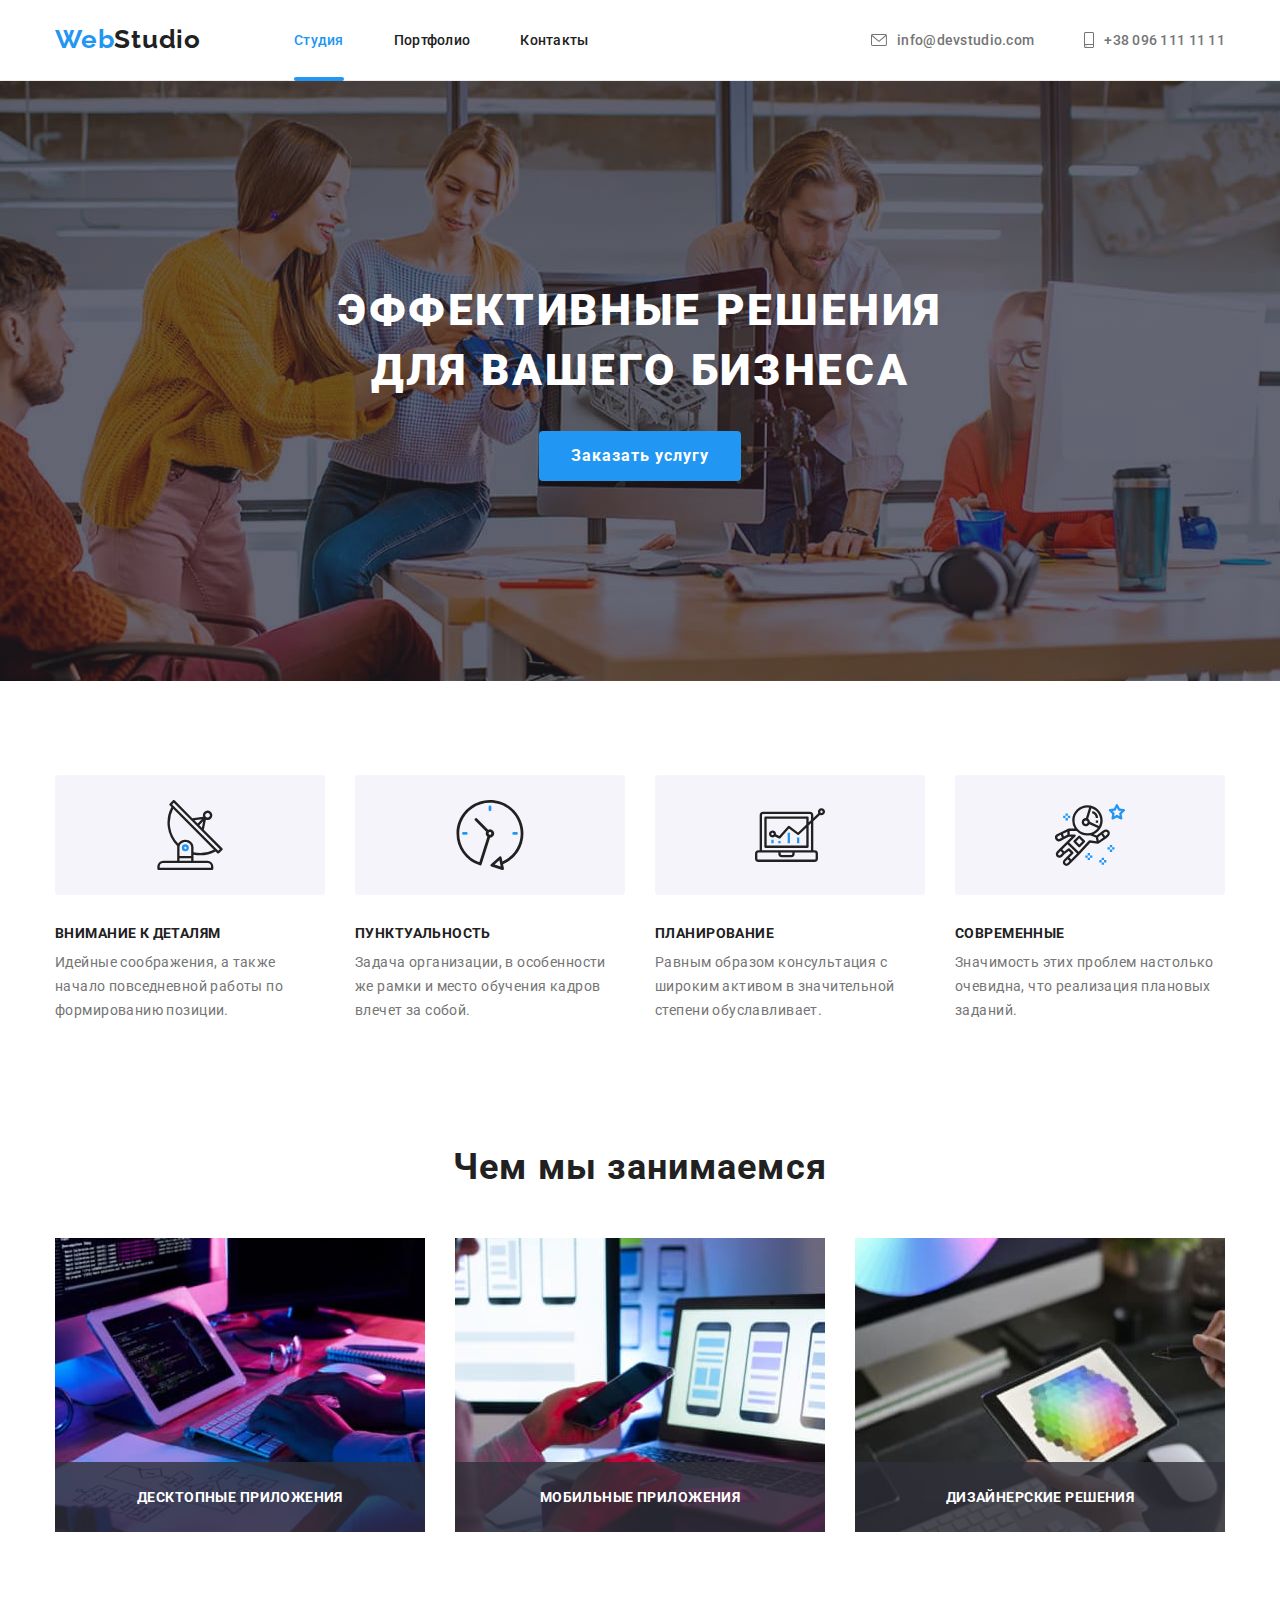
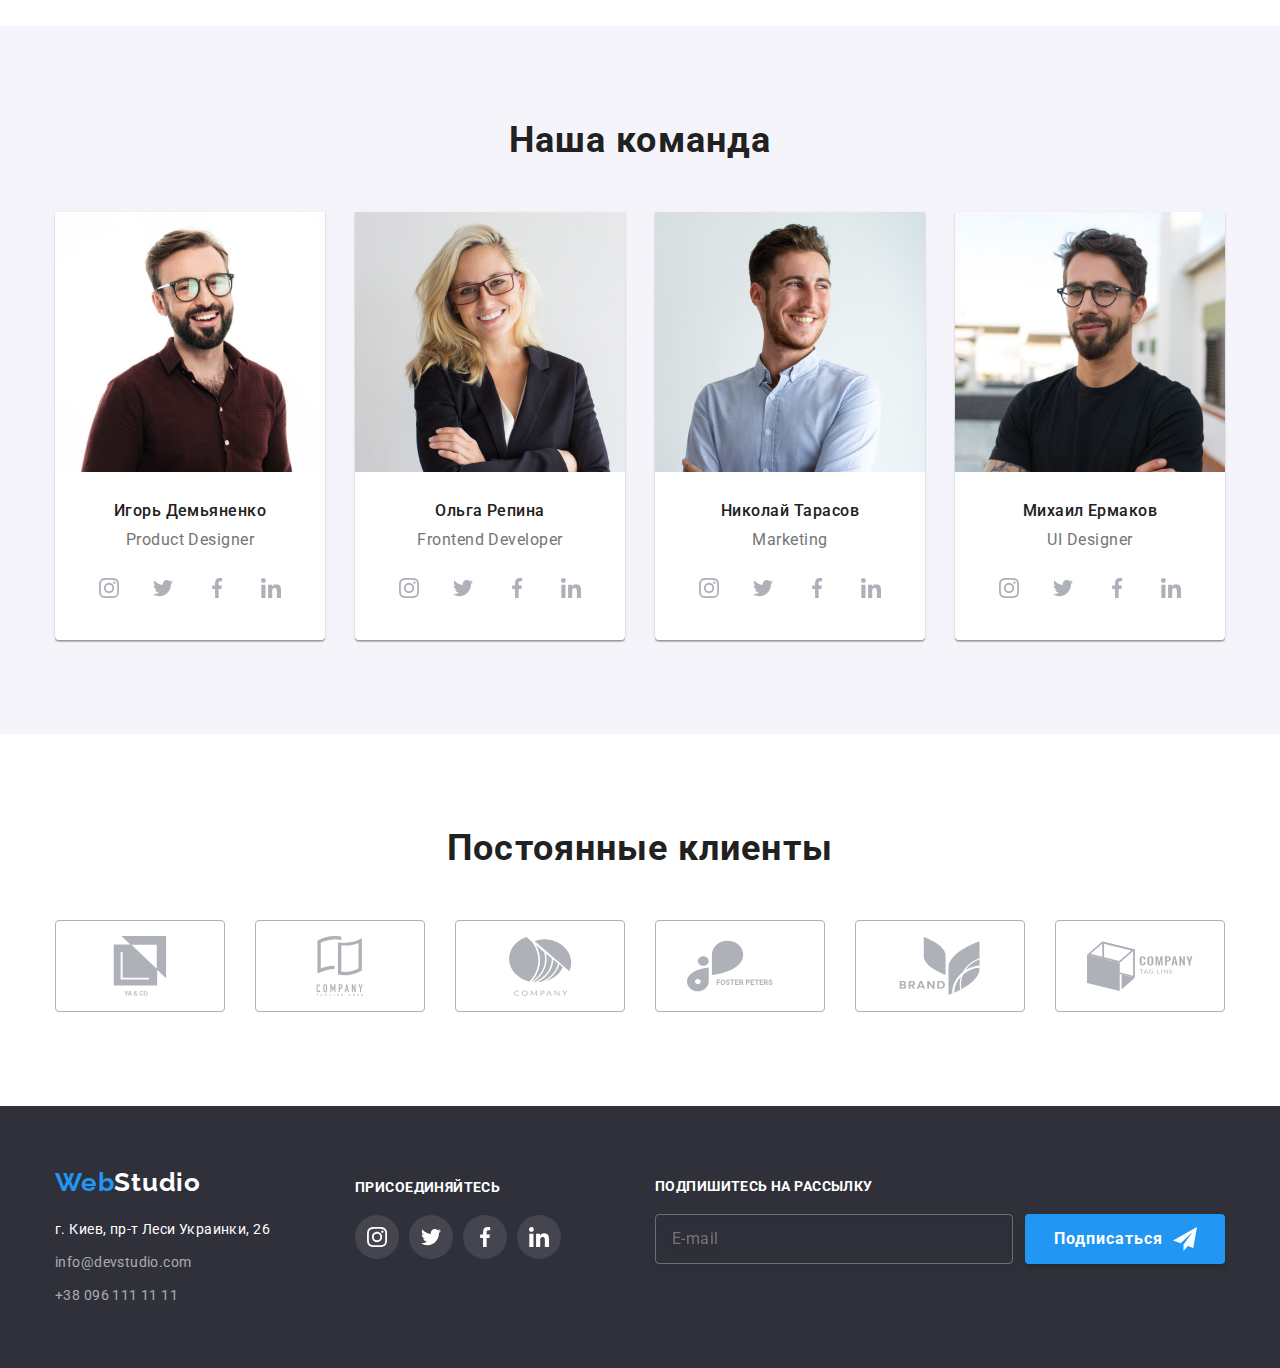
<file: index.html>
<!DOCTYPE html>
<html lang="ru">

<head>
    <meta charset="UTF-8">
    <meta http-equiv="X-UA-Compatible" content="IE=edge">
    <meta name="viewport" content="width=device-width, initial-scale=1.0">
    <title>Landing page</title>
    <link href="https://fonts.googleapis.com/css2?family=Raleway:wght@700&family=Roboto:wght@400;500;700;900&display=swap" rel="stylesheet">
    <link rel="stylesheet" href="https://cdnjs.cloudflare.com/ajax/libs/modern-normalize/1.1.0/modern-normalize.min.css">
    <link rel="stylesheet" href="css/main.min.css">
</head>
<body>
    <!-- Header -->
    <header class="header">
        <div class="container header__content">
            <a href="/" class="logo common-link">
                <span>Web</span>Studio
            </a>
            <div class="menu__wrapper">
                <nav class="nav">   
                    <ul class="nav__menu">
                        <li class="nav__item">
                            <a class="nav__link link common-link active-link" href="/">Студия</a>
                        </li>
                        <li class="nav__item">
                            <a class="nav__link link common-link" href="portfolio.html">Портфолио</a>
                        </li>
                        <li class="nav__item">
                            <a class="nav__link link common-link" href="">Контакты</a>
                        </li>
                    </ul>
                </nav>
                <ul class="contacts">
                    <li class="contacts__item">
                        <a class="contacts__link link common-link" href="mailto:info@devstudio.com">
                            <svg class="contacts__icon" width="16" height="12">
                                <use href="./images/icons.svg#icon-envelope"></use>
                                </svg>
                            info@devstudio.com
                        </a>
                    </li>
                    <li class="contacts__item">
                        <a class="contacts__link link common-link" href="tel:+380961111111">
                            <svg class="contacts__icon" width="10" height="16">
                                <use href="./images/icons.svg#icon-smartphone"></use>
                                </svg>
                            +38 096 111 11 11
                        </a>
                    </li>
                </ul>
            </div>
            <button class="modal-toggle__btn js-open-menu" aria-expanded="false" aria-controls="mobile-menu">
                <svg class="modal-toggle__svg" width="40" height="40">
                    <use href="./images/icons.svg#burger-icon"></use>
                </svg>
            </button>
        </div>
    </header>
    <!-- Main -->
    <main>
        <!-- Intro -->
        <section class="intro">
            <div class="container">
                <h1 class="intro__header">Эффективные решения для вашего бизнеса</h1>
                <button class="intro__btn button" type="button" data-modal-open>Заказать услугу</button>
            </div>
        </section>
        <!-- Features -->
        <section class="features section">
            <div class="container">
                <h2 class="visually-hidden">Особенности</h2>
                <ul class="features__list">
                    <li class="features__item">
                        <div class="features__icon">
                            <svg width="70" height="70"> 
                                <use href="./images/icons.svg#icon-antenna"></use>
                            </svg>
                        </div>
                        <h3 class="features__title">Внимание к деталям</h3>
                        <p class="features__desc">
                            Идейные соображения, а также начало повседневной работы по формированию позиции.
                        </p>
                    </li>
                    <li class="features__item">
                        <div class="features__icon">
                            <svg width="70" height="70"> 
                                <use href="./images/icons.svg#icon-clock"></use>
                            </svg>
                        </div>
                        <h3 class="features__title">Пунктуальность</h3>
                        <p class="features__desc">
                            Задача организации, в особенности же рамки и место обучения кадров влечет за собой.
                        </p>
                    </li>
                    <li class="features__item">
                        <div class="features__icon">
                            <svg width="70" height="70"> 
                                <use href="./images/icons.svg#icon-diagram"></use>
                            </svg>
                        </div>
                        <h3 class="features__title">Планирование</h3>
                        <p class="features__desc">
                            Равным образом консультация с широким активом в значительной степени обуславливает.
                        </p>
                    </li>
                    <li class="features__item">
                        <div class="features__icon">
                            <svg width="70" height="70"> 
                                <use href="./images/icons.svg#icon-astronaut"></use>
                            </svg>
                        </div>
                        <h3 class="features__title">Современные</h3>
                        <p class="features__desc">
                            Значимость этих проблем настолько очевидна, что реализация плановых заданий.
                        </p>
                    </li>
                </ul>
            </div> 
        </section>
        <!-- What we do -->
        <section class="works section">
            <div class="container">
                <h2 class="title">Чем мы занимаемся</h2>
                <ul class="works__list">
                    <li class="works__item">
                        <img
                            srcset="./images/what-we-do1.jpg 370w,
                                    ./images/what-we-do1@2x.jpg 540w"
                            src="./images/what-we-do1.jpg" 
                            alt="человек что-то печатает на клавиатуре" 
                            sizes="(min-width: 1200px) 370px, 100vw"
                        >
                        <div class="works__label">
                            <h3 class="works__heading heading">Десктопные приложения</h3>
                        </div>
                    </li>
                    <li class="works__item">
                        <img 
                            srcset="./images/what-we-do2.jpg 370w,
                                    ./images/what-we-do2@2x.jpg 540w"
                            src="./images/what-we-do2.jpg" 
                            alt="человек с телефоном в руках" 
                            sizes="(min-width: 1200px) 370px, 100vw"
                        >
                        <div class="works__label">
                            <h3 class="works__heading heading">Мобильные приложения</h3>
                        </div>
                    </li>
                    <li class="works__item">
                        <img
                            srcset="./images/what-we-do3.jpg 370w,
                                ./images/what-we-do3@2x.jpg 540w"
                            src="./images/what-we-do3.jpg" 
                            alt="человек с планшетом в руках" 
                            sizes="(min-width: 1200px) 370px, 100vw"
                        >
                        <div class="works__label">
                            <h3 class="works__heading heading">Дизайнерские решения</h3>
                        </div>
                    </li>
                </ul>
            </div>
        </section>
        <!-- Our team -->
        <section class="team section">
            <div class="container">
                <h2 class="title">Наша команда</h2>
                <ul class="team__list">
                    <li class="team__item">
                        <img class="team__img"
                            srcset="./images/our-team/mobile/product-designer-mobile.jpg 450w,
                                    ./images/our-team/mobile/product-designer-mobile@2x.jpg 900w,
                                    ./images/our-team/tablet/product-designer-tablet.jpg 354w,
                                    ./images/our-team/tablet/product-designer-tablet@2x.jpg 708w,
                                    ./images/our-team/desktop/product-designer.jpg 270w,
                                    ./images/our-team/desktop/product-designer@2x.jpg 540w"
                            src="./images/our-team/desktop/product-designer.jpg " 
                            alt="дизайнер" 
					        sizes="(min-width: 1200px) 270px, (min-width: 768px) 354px, (min-width: 480px) 450px, 100vw"
                            >
                        <div class="team__info">
                            <h3 class="team__title">Игорь Демьяненко</h3>
                            <p class="team__prof">
                                Product Designer
                            </p>
                            <ul class="team__socials">
                                <li class="team__elem">
                                    <a class="team__link"
                                    href="" 
                                    aria-label="instagram"
                                    target="_blank"
                                    rel="noreferrer noopener">
                                        <svg class="team__svg" width="20" height="20">
                                            <use href="./images/icons.svg#icon-instagram"></use>
                                          </svg>
                                    </a>
                                </li>
                                <li class="team__elem">
                                    <a class="team__link" 
                                    href="" 
                                    aria-label="instagram"
                                    target="_blank"
                                    rel="noreferrer noopener">
                                        <svg class="team__svg" width="20" height="20">
                                            <use href="./images/icons.svg#icon-twitter"></use>
                                          </svg>
                                    </a>
                                </li>
                                <li class="team__elem">
                                    <a class="team__link" 
                                    href="" 
                                    aria-label="instagram"
                                    target="_blank"
                                    rel="noreferrer noopener">
                                        <svg class="team__svg" width="20" height="20">
                                            <use href="./images/icons.svg#icon-facebook"></use>
                                          </svg>
                                    </a>
                                </li>
                                <li class="team__elem">
                                    <a class="team__link" 
                                    href="" 
                                    aria-label="instagram"
                                    target="_blank"
                                    rel="noreferrer noopener">
                                        <svg class="team__svg" width="20" height="20">
                                            <use href="./images/icons.svg#icon-linkedin"></use>
                                          </svg>
                                    </a>
                                </li> 
                            </ul>
                        </div>
                    </li>
                    <li class="team__item">
                        <img class="team__img"
                            srcset="./images/our-team/mobile/frontend-developer-mobile.jpg 450w,
                                    ./images/our-team/mobile/frontend-developer-mobile@2x.jpg 900w,
                                    ./images/our-team/tablet/frontend-developer-tablet.jpg 354w,
                                    ./images/our-team/tablet/frontend-developer-tablet@2x.jpg 708w,
                                    ./images/our-team/desktop/frontend-developer.jpg 270w,
                                    ./images/our-team/desktop/frontend-developer@2x.jpg 540w"
                            src="./images/our-team/desktop/frontend-developer.jpg"
                            alt="разработчик"
                            sizes="(min-width: 1200px) 270px, (min-width: 768px) 354px, (min-width: 480px) 450px, 100vw"
                            >
                        <div class="team__info">
                            <h3 class="team__title">Ольга Репина</h3>
                            <p class="team__prof">
                                Frontend Developer
                            </p>
                            <ul class="team__socials">
                                <li class="team__elem">
                                    <a class="team__link" 
                                    href="" 
                                    aria-label="instagram"
                                    target="_blank"
                                    rel="noreferrer noopener">
                                        <svg class="team__svg" width="20" height="20">
                                            <use href="./images/icons.svg#icon-instagram"></use>
                                          </svg>
                                    </a>
                                </li>
                                <li class="team__elem">
                                    <a class="team__link" 
                                    href="" 
                                    aria-label="instagram"
                                    target="_blank"
                                    rel="noreferrer noopener">
                                        <svg class="team__svg" width="20" height="20">
                                            <use href="./images/icons.svg#icon-twitter"></use>
                                          </svg>
                                    </a>
                                </li>
                                <li class="team__elem">
                                    <a class="team__link" 
                                    href="" 
                                    aria-label="instagram"
                                    target="_blank"
                                    rel="noreferrer noopener">
                                        <svg class="team__svg" width="20" height="20">
                                            <use href="./images/icons.svg#icon-facebook"></use>
                                          </svg>
                                    </a>
                                </li>
                                <li class="team__elem">
                                    <a class="team__link" 
                                    href="" 
                                    aria-label="instagram"
                                    target="_blank"
                                    rel="noreferrer noopener">
                                        <svg class="team__svg" width="20" height="20">
                                            <use href="./images/icons.svg#icon-linkedin"></use>
                                          </svg>
                                    </a>
                                </li> 
                            </ul>
                        </div>
                    </li>
                    <li class="team__item">
                        <img class="team__img"
                            srcset="./images/our-team/mobile/marketing-mobile.jpg 450w,
                                    ./images/our-team/mobile/marketing-mobile@2x.jpg 900w,
                                    ./images/our-team/tablet/marketing-tablet.jpg 354w,
                                    ./images/our-team/tablet/marketing-tablet@2x.jpg 708w,
                                    ./images/our-team/desktop/marketing.jpg 270w,
                                    ./images/our-team/desktop/marketing@2x.jpg 540w"
                            src="./images/our-team/desktop/marketing.jpg" 
                            alt="маркетолог" 
                            sizes="(min-width: 1200px) 270px, (min-width: 768px) 354px, (min-width: 480px) 450px, 100vw"
                            >
                        <div class="team__info">
                            <h3 class="team__title">Николай Тарасов</h3>
                            <p class="team__prof">
                                Marketing
                            </p>
                            <ul class="team__socials">
                                <li class="team__elem">
                                    <a class="team__link" 
                                    href="" 
                                    aria-label="instagram"
                                    target="_blank"
                                    rel="noreferrer noopener">
                                        <svg class="team__svg" width="20" height="20">
                                            <use href="./images/icons.svg#icon-instagram"></use>
                                          </svg>
                                    </a>
                                </li>
                                <li class="team__elem">
                                    <a class="team__link" 
                                    href="" 
                                    aria-label="instagram"
                                    target="_blank"
                                    rel="noreferrer noopener">
                                        <svg class="team__svg" width="20" height="20">
                                            <use href="./images/icons.svg#icon-twitter"></use>
                                          </svg>
                                    </a>
                                </li>
                                <li class="team__elem">
                                    <a class="team__link" 
                                    href="" 
                                    aria-label="instagram"
                                    target="_blank"
                                    rel="noreferrer noopener">
                                        <svg class="team__svg" width="20" height="20">
                                            <use href="./images/icons.svg#icon-facebook"></use>
                                          </svg>
                                    </a>
                                </li>
                                <li class="team__elem">
                                    <a class="team__link" 
                                    href="" 
                                    aria-label="linkedin"
                                    target="_blank"
                                    rel="noreferrer noopener">
                                        <svg class="team__svg" width="20" height="20">
                                            <use href="./images/icons.svg#icon-linkedin"></use>
                                          </svg>
                                    </a>
                                </li> 
                            </ul>
                        </div>
                    </li>
                    <li class="team__item">
                        <img class="team__img"
                            srcset="./images/our-team/mobile/ui-designer-mobile.jpg 450w,
                                    ./images/our-team/mobile/ui-designer-mobile.@2x.jpg 900w,
                                    ./images/our-team/tablet/ui-designer-tablet.jpg 354w,
                                    ./images/our-team/tablet/ui-designer-tablet@2x.jpg 708w,
                                    ./images/our-team/desktop/ui-designer.jpg 270w,
                                    ./images/our-team/desktop/ui-designer@2x.jpg 540w"
                            src="./images/our-team/desktop/ui-designer.jpg"
                            alt="дизайнер" 
                            sizes="(min-width: 1200px) 270px, (min-width: 768px) 354px, (min-width: 480px) 450px, 100vw"
                            >
                        <div class="team__info">
                            <h3 class="team__title">Михаил Ермаков</h3>
                            <p class="team__prof">
                                UI Designer
                            </p>
                            <ul class="team__socials">
                                <li class="team__elem">
                                    <a class="team__link" 
                                    href="" 
                                    aria-label="instagram"
                                    target="_blank"
                                    rel="noreferrer noopener">
                                        <svg class="team__svg" width="20" height="20">
                                            <use href="./images/icons.svg#icon-instagram"></use>
                                          </svg>
                                    </a>
                                </li>
                                <li class="team__elem">
                                    <a class="team__link" 
                                    href="" 
                                    aria-label="instagram"
                                    target="_blank"
                                    rel="noreferrer noopener">
                                        <svg class="team__svg" width="20" height="20">
                                            <use href="./images/icons.svg#icon-twitter"></use>
                                          </svg>
                                    </a>
                                </li>
                                <li class="team__elem">
                                    <a class="team__link" 
                                    href="" 
                                    aria-label="instagram"
                                    target="_blank"
                                    rel="noreferrer noopener">
                                        <svg class="team__svg" width="20" height="20">
                                            <use href="./images/icons.svg#icon-facebook"></use>
                                          </svg>
                                    </a>
                                </li>
                                <li class="team__elem">
                                    <a class="team__link" 
                                    href="" 
                                    aria-label="instagram"
                                    target="_blank"
                                    rel="noreferrer noopener">
                                        <svg class="team__svg" width="20" height="20">
                                            <use href="./images/icons.svg#icon-linkedin"></use>
                                          </svg>
                                    </a>
                                </li> 
                            </ul>
                        </div>
                    </li>
                </ul>
            </div>
        </section>
        <!-- Regular customers -->
        <section class="customers section">
            <div class="container">
                <h2 class="title">Постоянные клиенты</h2>
                <ul class="customers__list">
                    <li class="customers__item">
                        <a class="customers__link" href="">
                            <svg class="customers__svg" width="106" height="60">
                                <use href="./images/icons.svg#icon-company-logo"></use>
                              </svg>
                        </a>
                    </li>
                    <li class="customers__item">
                        <a class="customers__link" href="">
                            <svg class="customers__svg" width="106" height="60">
                                <use href="./images/icons.svg#icon-company-logo2"></use>
                              </svg>
                        </a>
                    </li>
                    <li class="customers__item">
                        <a class="customers__link" href="">
                            <svg class="customers__svg" width="106" height="60">
                                <use href="./images/icons.svg#icon-company-logo3"></use>
                              </svg>
                        </a>
                    </li>
                    <li class="customers__item">
                        <a class="customers__link" href="">
                            <svg class="customers__svg" width="106" height="60">
                                <use href="./images/icons.svg#icon-company-logo4"></use>
                              </svg>
                        </a>
                    </li>
                    <li class="customers__item">
                        <a class="customers__link" href="">
                            <svg class="customers__svg" width="106" height="60">
                                <use href="./images/icons.svg#icon-company-logo5"></use>
                              </svg>
                        </a>
                    </li>
                    <li class="customers__item">
                        <a class="customers__link" href="">
                            <svg class="customers__svg" width="106" height="60">
                                <use href="./images/icons.svg#icon-company-logo6"></use>
                              </svg>
                        </a>
                    </li>
                </ul>
            </div>
        </section>
    </main>
    <!-- Footer -->
    <footer class="footer">
        <div class="container">
            <div class="footer__thumb">
                <div class="adress__wrapper">
                    <a class="logo footer__logo common-link" href="">
                        <span>Web</span>Studio
                    </a>
                    <address class="adress">
                        <ul class="adress__list">
                            <li class="adress__item">
                                <a class="adress__link adress__link-white common-link" href="">г. Киев, пр-т Леси Украинки, 26</a>
                            </li>
                            <li class="adress__item">
                                <a class="adress__link common-link" href="mailto:info@devstudio.com">info@devstudio.com</a>
                            </li>
                            <li class="adress__item">
                                <a class="adress__link common-link" href="tel:+380961111111">+38 096 111 11 11</a>
                            </li>
                        </ul>
                    </address>
                </div>
                <div class="join__wrapper">
                    <h3 class="join__header heading">Присоединяйтесь</h3>
                    <ul class="join__socials">
                        <li class="join__item">
                            <a class="join__link" 
                            href=""
                            aria-label="instagram"
                            target="_blank"
                            rel="noreferrer noopener">    
                                <svg class="join__svg" width="20" height="20">
                                    <use href="./images/icons.svg#icon-instagram"></use>
                                    </svg>
                            </a>
                        </li>
                        <li class="join__item">
                            <a class="join__link" 
                            href=""
                            aria-label="twitter"
                            target="_blank"
                            rel="noreferrer noopener">  
                                <svg class="join__svg" width="20" height="20">
                                    <use href="./images/icons.svg#icon-twitter"></use>
                                    </svg>
                            </a>
                        </li>
                        <li class="join__item">
                            <a class="join__link" 
                            href=""
                            aria-label="facebook"
                            target="_blank"
                            rel="noreferrer noopener">  
                                <svg class="join__svg" width="20" height="20">
                                    <use href="./images/icons.svg#icon-facebook"></use>
                                    </svg>
                            </a>
                        </li>
                        <li class="join__item">
                            <a class="join__link" 
                            href=""
                            aria-label="linkedin"
                            target="_blank"
                            rel="noreferrer noopener">  
                                <svg class="join__svg" width="20" height="20">
                                    <use href="./images/icons.svg#icon-linkedin"></use>
                                    </svg>
                            </a>
                        </li>
                    </ul>
                </div>
            </div>
            <form class="subscribe-form" name="subscribe-form" autocomplete="off">
                <h3 class="subscribe-form__header">Подпишитесь на рассылку</h3>
                <div class="subscribe-form__wrapper">
                    <input class="subscribe-form__input" type="email" name="email" placeholder="E-mail"/>
                    <button class="subscribe-form__btn button button-shadowed"  type="submit">
                        <span>Подписаться</span>
                        <svg class="subscribe-form__svg" width="24" height="24">
                            <use href="./images/icons.svg#plane"></use>
                        </svg>
                    </button>
                </div>
            </form>
        </div>
    </footer>
    <div class="modal is-hidden" data-modal>
        <div class="modal__body">
            <button type="button" class="modal-btn" data-modal-close>
                <svg class="modal__svg" width="11" height="11">
                    <use href="./images/icons.svg#close"></use>
                </svg>
            </button>
            <h2 class="modal__header">Оставьте свои данные, мы вам перезвоним</h2>
            <form class="order-form" name="service-order" autocomplete="off">
                <div class="order-form__item">
                    <label class="order-form__label" for="order-name">Имя</label>
                    <div class="order-form__info">
                        <input class="order-form__input" type="text" id="order-name" name="name">
                        <svg class="order-form__svg" width="18" height="18">
                            <use href="./images/icons.svg#human-icon"></use>
                        </svg>
                    </div>
                </div>
                <div class="order-form__item">
                    <label class="order-form__label" for="order-phone">Телефон</label>
                    <div class="order-form__info">
                        <input class="order-form__input" type="tel" id="order-phone" name="phone">
                        <svg class="order-form__svg" width="18" height="18">
                            <use href="./images/icons.svg#phone-icon"></use>
                        </svg>
                    </div>
                </div>
                <div class="order-form__item">
                    <label class="order-form__label" for="order-email">Почта</label>
                    <div class="order-form__info">
                        <input class="order-form__input" type="email" id="order-email" name="email">
                        <svg class="order-form__svg" width="18" height="18">
                            <use href="./images/icons.svg#envelop-icon"></use>
                        </svg>
                    </div>
                </div>
                <div class="order-form__item">
                    <label class="order-form__label" for="order-textarea">Комментарий</label>
                        <textarea class="order-form__message" id="order-textarea" name="textarea" rows="6" placeholder="Введите текст"></textarea>
                </div>
                <label class="order-form__privacy">
                    <input class="order-form__checkbox" type="checkbox" name="checkbox">
                    <span class="order-form__icon"></span>
                    <span class="order-form__text">Соглашаюсь с рассылкой и принимаю <a href="" class="order-form__link">Условия договора</a></span>
                </label> 
                <button class="order-form__btn button button-shadowed" type="submit">Отправить</button>
            </form>
        </div>
    </div>
    <div class="modal-toggle js-menu-container" id="mobile-menu">
        <button type="button" class="modal-toggle__btn js-close-menu">
            <svg class="modal-toggle__svg" width="40" height="40">
                <use href="./images/icons.svg#menu-btn-icon"></use>
            </svg>
        </button>
        <div class="menu-mobile">
            <nav class="nav-mobile">
                <ul class="nav-mobile__list">
                    <li class="nav-mobile__item"><a class="nav-mobile__link nav-mobile__link--active common-link" href="./index.html">Студия</a></li>
                    <li class="nav-mobile__item"><a class="nav-mobile__link common-link" href="./portfolio.html">Портфолио</a></li>
                    <li class="nav-mobile__item"><a class="nav-mobile__link common-link" href="">Контакты</a></li>
                </ul>
            </nav>
            <div class="contacts-mobile__wrapper">
                <ul class="contacts-mobile">
                    <li class="contacts-mobile__item">
                        <a class="contacts__link-phone link common-link" href="tel:+380961111111">
                            +38 096 111 11 11
                        </a>
                    </li>
                    <li class="contacts-mobile__item">
                        <a class="contacts__link-mobile link common-link" href="mailto:info@devstudio.com">
                            info@devstudio.com
                        </a>
                    </li>
                </ul>
                <ul class="socials-mobile">
                    <li class="socials-mobile__item"><a class="socials-mobile__link" href="">Instagram</a></li>
                    <li class="socials-mobile__item"><a class="socials-mobile__link" href="">Twitter</a></li>
                    <li class="socials-mobile__item"><a class="socials-mobile__link" href="">Facebook</a></li>
                    <li class="socials-mobile__item"><a class="socials-mobile__link" href="">LinkedIn</a></li>
                </ul>
            </div>
        </div>
    </div>
    <script src="./js/modal.js"></script>
    <script src="./js/mobile-menu.js"></script>

</body>
</html>
</file>
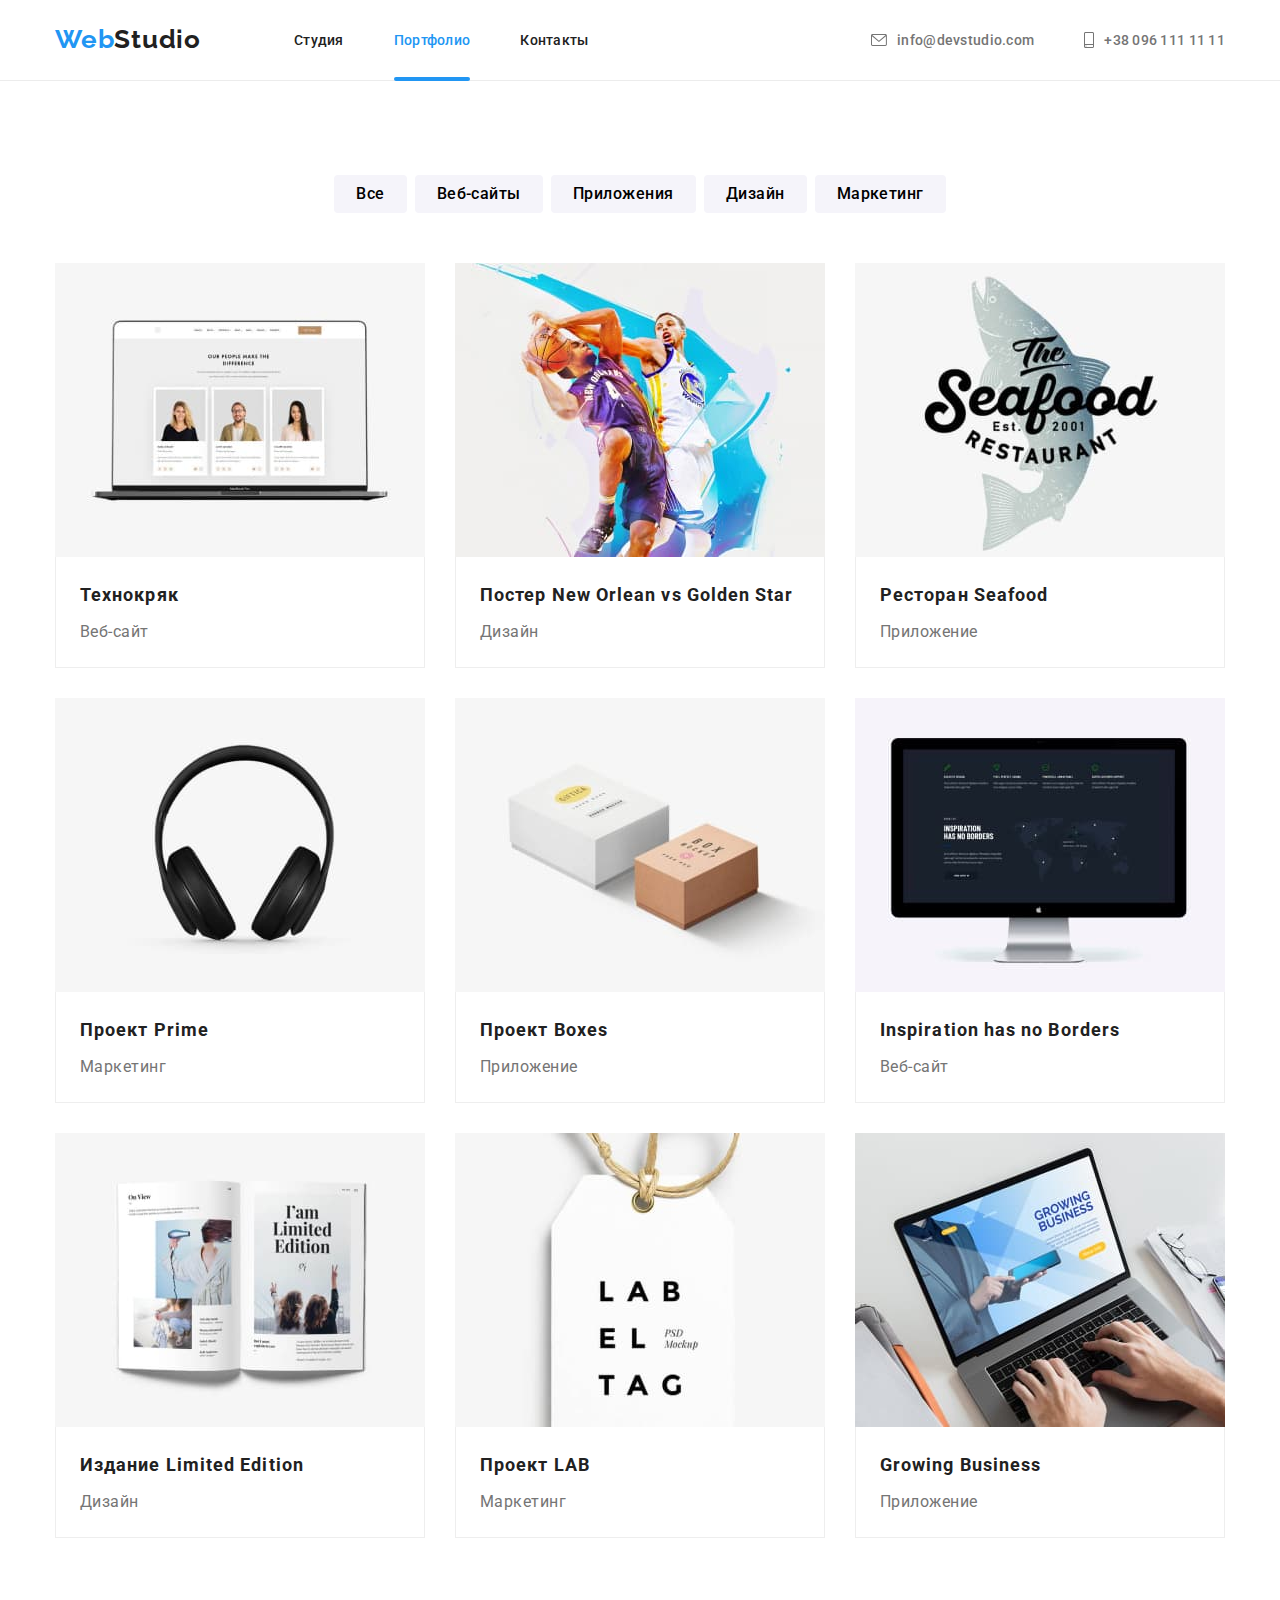
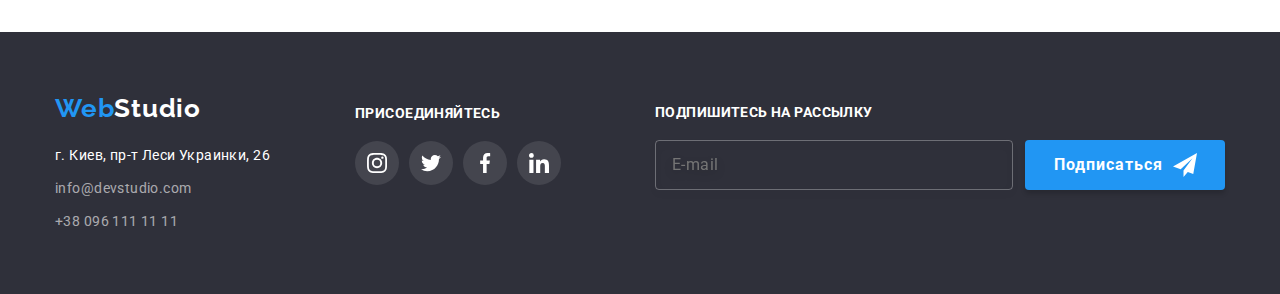
<file: portfolio.html>
<!DOCTYPE html>
<html lang="ru">
<head>
    <meta charset="UTF-8">
    <meta http-equiv="X-UA-Compatible" content="IE=edge">
    <meta name="viewport" content="width=device-width, initial-scale=1.0">
    <title>Portfolio</title>
    <link href="https://fonts.googleapis.com/css2?family=Raleway:wght@700&family=Roboto:wght@400;500;700;900&display=swap" rel="stylesheet">
    <link rel="stylesheet" href="https://cdnjs.cloudflare.com/ajax/libs/modern-normalize/1.1.0/modern-normalize.min.css">
    <link rel="stylesheet" href="css/main.min.css">
</head>
<body>
     <!-- Header -->
     <header class="header">
        <div class="container header__content">
            <a href="/" class="logo common-link">
                <span>Web</span>Studio
            </a>
            <div class="menu__wrapper">
                <nav class="nav">   
                    <ul class="nav__menu">
                        <li class="nav__item">
                            <a class="nav__link link common-link" href="./index.html">Студия</a>
                        </li>
                        <li class="nav__item">
                            <a class="nav__link link common-link  active-link" href="./portfolio.html">Портфолио</a>
                        </li>
                        <li class="nav__item">
                            <a class="nav__link link common-link" href="">Контакты</a>
                        </li>
                    </ul>
                </nav>
                <ul class="contacts">
                    <li class="contacts__item">
                        <a class="contacts__link link common-link" href="mailto:info@devstudio.com">
                            <svg class="contacts__icon" width="16" height="12">
                                <use href="./images/icons.svg#icon-envelope"></use>
                                </svg>
                            info@devstudio.com
                        </a>
                    </li>
                    <li class="contacts__item">
                        <a class="contacts__link link common-link" href="tel:+380961111111">
                            <svg class="contacts__icon" width="10" height="16">
                                <use href="./images/icons.svg#icon-smartphone"></use>
                                </svg>
                            +38 096 111 11 11
                        </a>
                    </li>
                </ul>
            </div>
            <button class="modal-toggle__btn js-open-menu" aria-expanded="false" aria-controls="mobile-menu">
                <svg class="modal-toggle__svg" width="40" height="40">
                    <use href="./images/icons.svg#burger-icon"></use>
                </svg>
            </button>
        </div>
    </header>
<!-- Main -->
    <main>
        <section class="section portfolio">
            <div class="container">
                <h1 class="visually-hidden">Портфолио</h1>
                <ul class="filters">
                    <li class="filters__item"><button class="filters__btn" type="button">Все</button></li>
                    <li class="filters__item"><button class="filters__btn" type="button">Веб-сайты</button></li>
                    <li class="filters__item"><button class="filters__btn" type="button">Приложения</button></li>
                    <li class="filters__item"><button class="filters__btn" type="button">Дизайн</button></li>
                    <li class="filters__item"><button class="filters__btn" type="button">Маркетинг</button></li>
                </ul>
                <ul class="portfolio__list">
                    <li class="portfolio__item">
                        <a class="portfolio__link" href="">
                            <div class="portfolio__body">
                                <img 
                                    srcset="images/portfolio/mobile/portfolio-1-mobile.jpg 450w,
                                            images/portfolio/mobile/portfolio-1-mobile@2x.jpg 900w,
                                            images/portfolio/tablet/portfolio-1-tablet.jpg 354w,
                                            images/portfolio/tablet/portfolio-1-tablet@2x.jpg 708w,
                                            images/portfolio/desktop/portfolio-1.jpg 370w,
                                            images/portfolio/desktop/portfolio-1@2x.jpg 740w"
                                    src="images/portfolio/desktop/portfolio-1.jpg" 
                                    alt="ноутбук"
                                    sizes="(min-width: 1200px) 370px, (min-width: 768px) 354px, (min-width: 480px) 450px, 100vw"
                                >
                                <div class="portfolio__overlay">
                                    <p>
                                        Технокряк это современная площадка распространения коронавируса. 
                                        Компании используют эту платформу для цифрового шпионажа и атак на защищённые сервера конкурентов.
                                    </p>
                                </div>
                             </div>
                            <div class="portfolio__info">
                                <h2 class="portfolio__title">Технокряк</h2>
                                <p class="portfolio__desc">
                                    Веб-сайт
                                </p>
                            </div>
                        </a>
                    </li>
                    <li class="portfolio__item">
                        <a class="portfolio__link" href="">
                            <div class="portfolio__body">
                                <img 
                                    srcset="images/portfolio/mobile/portfolio-2-mobile.jpg 450w,
                                            images/portfolio/mobile/portfolio-2-mobile@2x.jpg 900w,
                                            images/portfolio/tablet/portfolio-2-tablet.jpg 354w,
                                            images/portfolio/tablet/portfolio-2-tablet@2x.jpg 708w,
                                            images/portfolio/desktop/portfolio-2.jpg 370w,
                                            images/portfolio/desktop/portfolio-2@2x.jpg 740w"
                                    src="images/portfolio/desktop/portfolio-2.jpg" 
                                    alt="постер" 
                                    sizes="(min-width: 1200px) 370px, (min-width: 768px) 354px, (min-width: 480px) 450px, 100vw"
                                >
                                <div class="portfolio__overlay">
                                    <p>
                                        Технокряк это современная площадка распространения коронавируса. 
                                        Компании используют эту платформу для цифрового шпионажа и атак на защищённые сервера конкурентов.
                                    </p>
                                </div>
                            </div>                            
                            <div class="portfolio__info">
                                <h2 class="portfolio__title">Постер New Orlean vs Golden Star</h2>
                                <p class="portfolio__desc">
                                    Дизайн
                                </p>
                            </div>
                        </a>                   
                    </li>
                    <li class="portfolio__item">
                        <a class="portfolio__link" href="">
                            <div class="portfolio__body">
                                <img 
                                    srcset="images/portfolio/mobile/portfolio-3-mobile.jpg 450w,
                                        images/portfolio/mobile/portfolio-3-mobile@2x.jpg 900w,
                                        images/portfolio/tablet/portfolio-3-tablet.jpg 354w,
                                        images/portfolio/tablet/portfolio-3-tablet@2x.jpg 708w,
                                        images/portfolio/desktop/portfolio-3.jpg 370w,
                                        images/portfolio/desktop/portfolio-3@2x.jpg 740w"
                                    src="images/portfolio/desktop/portfolio-3.jpg"  
                                    alt="приложение ресторана" 
                                    sizes="(min-width: 1200px) 370px, (min-width: 768px) 354px, (min-width: 480px) 450px, 100vw"
                                >
                                <div class="portfolio__overlay">
                                    <p>
                                        Технокряк это современная площадка распространения коронавируса. 
                                        Компании используют эту платформу для цифрового шпионажа и атак на защищённые сервера конкурентов.
                                    </p>
                                </div>
                            </div>                            
                            <div class="portfolio__info">
                                <h2 class="portfolio__title">Ресторан Seafood</h2>
                                <p class="portfolio__desc">
                                    Приложение
                                </p>
                            </div> 
                        </a>
                        
                    </li>
                    <li class="portfolio__item">
                        <a class="portfolio__link" href="">
                            <div class="portfolio__body">
                                <img
                                    srcset="images/portfolio/mobile/portfolio-4-mobile.jpg 450w,
                                            images/portfolio/mobile/portfolio-4-mobile@2x.jpg 900w,
                                            images/portfolio/tablet/portfolio-4-tablet.jpg 354w,
                                            images/portfolio/tablet/portfolio-4-tablet@2x.jpg 708w,
                                            images/portfolio/desktop/portfolio-4.jpg 370w,
                                            images/portfolio/desktop/portfolio-4@2x.jpg 740w"
                                    src="images/portfolio/desktop/portfolio-4.jpg"
                                    alt="наушники" 
                                    sizes="(min-width: 1200px) 370px, (min-width: 768px) 354px, (min-width: 480px) 450px, 100vw"
                                >
                                <div class="portfolio__overlay">
                                    <p>
                                        Технокряк это современная площадка распространения коронавируса. 
                                        Компании используют эту платформу для цифрового шпионажа и атак на защищённые сервера конкурентов.
                                    </p>
                                </div>
                            </div>                            
                            <div class="portfolio__info">
                                <h2 class="portfolio__title">Проект Prime</h2>
                                <p class="portfolio__desc">
                                    Маркетинг
                                </p>
                            </div>
                        </a>                        
                    </li>
                    <li class="portfolio__item">
                        <a class="portfolio__link" href="">
                            <div class="portfolio__body">
                                <img
                                    srcset="images/portfolio/mobile/portfolio-5-mobile.jpg 450w,
                                            images/portfolio/mobile/portfolio-5-mobile@2x.jpg 900w,
                                            images/portfolio/tablet/portfolio-5-tablet.jpg 354w,
                                            images/portfolio/tablet/portfolio-5-tablet@2x.jpg 708w,
                                            images/portfolio/desktop/portfolio-5.jpg 370w,
                                            images/portfolio/desktop/portfolio-5@2x.jpg 740w"
                                    src="images/portfolio/desktop/portfolio-5.jpg"
                                    src="images/portfolio-5.jpg" 
                                    alt="коробки" 
                                    sizes="(min-width: 1200px) 370px, (min-width: 768px) 354px, (min-width: 480px) 450px, 100vw"
                                >
                                <div class="portfolio__overlay">
                                    <p>
                                        Технокряк это современная площадка распространения коронавируса. 
                                        Компании используют эту платформу для цифрового шпионажа и атак на защищённые сервера конкурентов.
                                    </p>
                                </div>
                            </div>                            
                            <div class="portfolio__info">
                                <h2 class="portfolio__title">Проект Boxes</h2>
                                <p class="portfolio__desc">
                                    Приложение
                                </p>
                            </div>
                        </a>
                    </li>
                    <li class="portfolio__item">
                        <a class="portfolio__link" href="">
                            <div class="portfolio__body">
                                <img
                                    srcset="images/portfolio/mobile/portfolio-6-mobile.jpg 450w,
                                            images/portfolio/mobile/portfolio-6-mobile@2x.jpg 900w,
                                            images/portfolio/tablet/portfolio-6-tablet.jpg 354w,
                                            images/portfolio/tablet/portfolio-6-tablet@2x.jpg 708w,
                                            images/portfolio/desktop/portfolio-6.jpg 370w,
                                            images/portfolio/desktop/portfolio-6@2x.jpg 740w"
                                    src="images/portfolio/desktop/portfolio-6.jpg"
                                    alt="компьютер" 
                                    sizes="(min-width: 1200px) 370px, (min-width: 768px) 354px, (min-width: 480px) 450px, 100vw"
                                >
                                <div class="portfolio__overlay">
                                    <p>
                                        Технокряк это современная площадка распространения коронавируса. 
                                        Компании используют эту платформу для цифрового шпионажа и атак на защищённые сервера конкурентов.
                                    </p>
                                </div>
                            </div>                            
                            <div class="portfolio__info">
                                <h2 class="portfolio__title">Inspiration has no Borders</h2>
                                <p class="portfolio__desc">
                                    Веб-сайт
                                </p>
                            </div>
                        </a>
                    </li>
                    <li class="portfolio__item">
                        <a class="portfolio__link" href="">
                            <div class="portfolio__body">
                                <img
                                    srcset="images/portfolio/mobile/portfolio-7-mobile.jpg 450w,
                                            images/portfolio/mobile/portfolio-7-mobile@2x.jpg 900w,
                                            images/portfolio/tablet/portfolio-7-tablet.jpg 354w,
                                            images/portfolio/tablet/portfolio-7-tablet@2x.jpg 708w,
                                            images/portfolio/desktop/portfolio-7.jpg 370w,
                                            images/portfolio/desktop/portfolio-7@2x.jpg 740w"
                                    src="images/portfolio/desktop/portfolio-7.jpg" 
                                    alt="книга" 
                                    sizes="(min-width: 1200px) 370px, (min-width: 768px) 354px, (min-width: 480px) 450px, 100vw"
                                >
                                <div class="portfolio__overlay">
                                    <p>
                                        Технокряк это современная площадка распространения коронавируса. 
                                        Компании используют эту платформу для цифрового шпионажа и атак на защищённые сервера конкурентов.
                                    </p>
                                </div>
                            </div>                            
                            <div class="portfolio__info">
                                <h2 class="portfolio__title">Издание Limited Edition</h2>
                                <p class="portfolio__desc">
                                    Дизайн
                                </p>
                            </div>
                        </a> 
                    </li>
                    <li class="portfolio__item">
                        <a class="portfolio__link" href="">
                            <div class="portfolio__body">
                                <img
                                    srcset="images/portfolio/mobile/portfolio-8-mobile.jpg 450w,
                                            images/portfolio/mobile/portfolio-8-mobile@2x.jpg 900w,
                                            images/portfolio/tablet/portfolio-8-tablet.jpg 354w,
                                            images/portfolio/tablet/portfolio-8-tablet@2x.jpg 708w,
                                            images/portfolio/desktop/portfolio-8.jpg 370w,
                                            images/portfolio/desktop/portfolio-8@2x.jpg 740w"
                                    src="images/portfolio/desktop/portfolio-8.jpg"  
                                    alt="картинка" 
                                    sizes="(min-width: 1200px) 370px, (min-width: 768px) 354px, (min-width: 480px) 450px, 100vw"
                                >
                                <div class="portfolio__overlay">
                                    <p>
                                        Технокряк это современная площадка распространения коронавируса. 
                                        Компании используют эту платформу для цифрового шпионажа и атак на защищённые сервера конкурентов.
                                    </p>
                                </div>
                            </div>                            
                            <div class="portfolio__info">
                                <h2 class="portfolio__title">Проект LAB</h2>
                                <p class="portfolio__desc">
                                    Маркетинг
                                </p>
                            </div>
                        </a>
                    </li>
                    <li class="portfolio__item">
                        <a class="portfolio__link" href="">
                            <div class="portfolio__body">
                                <img
                                    srcset="images/portfolio/mobile/portfolio-9-mobile.jpg 450w,
                                            images/portfolio/mobile/portfolio-9-mobile@2x.jpg 900w,
                                            images/portfolio/tablet/portfolio-9-tablet.jpg 354w,
                                            images/portfolio/tablet/portfolio-9-tablet@2x.jpg 708w,
                                            images/portfolio/desktop/portfolio-9.jpg 370w,
                                            images/portfolio/desktop/portfolio-9@2x.jpg 740w"
                                    src="images/portfolio/desktop/portfolio-9.jpg"  
                                    alt="человек, печатающий текст" 
                                    sizes="(min-width: 1200px) 370px, (min-width: 768px) 354px, (min-width: 480px) 450px, 100vw"
                                >
                                <div class="portfolio__overlay">
                                    <p>
                                        Технокряк это современная площадка распространения коронавируса. 
                                        Компании используют эту платформу для цифрового шпионажа и атак на защищённые сервера конкурентов.
                                    </p>
                                </div>
                            </div>                            
                            <div class="portfolio__info">
                                <h2 class="portfolio__title">Growing Business</h2>
                                <p class="portfolio__desc">
                                    Приложение
                                </p>
                            </div>
                        </a>
                    </li>
                </ul>
            </div>
        </section> 
    </main>
    <!-- Footer -->
    <footer class="footer">
        <div class="container">
            <div class="footer__thumb">
                <div class="adress__wrapper">
                    <a class="logo footer__logo common-link" href="">
                        <span>Web</span>Studio
                    </a>
                    <address class="adress">
                        <ul class="adress__list">
                            <li class="adress__item">
                                <a class="adress__link adress__link-white common-link" href="">г. Киев, пр-т Леси Украинки, 26</a>
                            </li>
                            <li class="adress__item">
                                <a class="adress__link common-link" href="mailto:info@devstudio.com">info@devstudio.com</a>
                            </li>
                            <li class="adress__item">
                                <a class="adress__link common-link" href="tel:+380961111111">+38 096 111 11 11</a>
                            </li>
                        </ul>
                    </address>
                </div>
                <div class="join__wrapper">
                    <h3 class="join__header heading">Присоединяйтесь</h3>
                    <ul class="join__socials">
                        <li class="join__item">
                            <a class="join__link" 
                            href=""
                            aria-label="instagram"
                            target="_blank"
                            rel="noreferrer noopener">    
                                <svg class="join__svg" width="20" height="20">
                                    <use href="./images/icons.svg#icon-instagram"></use>
                                    </svg>
                            </a>
                        </li>
                        <li class="join__item">
                            <a class="join__link" 
                            href=""
                            aria-label="twitter"
                            target="_blank"
                            rel="noreferrer noopener">  
                                <svg class="join__svg" width="20" height="20">
                                    <use href="./images/icons.svg#icon-twitter"></use>
                                    </svg>
                            </a>
                        </li>
                        <li class="join__item">
                            <a class="join__link" 
                            href=""
                            aria-label="facebook"
                            target="_blank"
                            rel="noreferrer noopener">  
                                <svg class="join__svg" width="20" height="20">
                                    <use href="./images/icons.svg#icon-facebook"></use>
                                    </svg>
                            </a>
                        </li>
                        <li class="join__item">
                            <a class="join__link" 
                            href=""
                            aria-label="linkedin"
                            target="_blank"
                            rel="noreferrer noopener">  
                                <svg class="join__svg" width="20" height="20">
                                    <use href="./images/icons.svg#icon-linkedin"></use>
                                    </svg>
                            </a>
                        </li>
                    </ul>
                </div>
            </div>
            <form class="subscribe-form" name="subscribe-form" autocomplete="off">
                <h3 class="subscribe-form__header">Подпишитесь на рассылку</h3>
                <div class="subscribe-form__wrapper">
                    <input class="subscribe-form__input" type="email" name="email" placeholder="E-mail"/>
                    <button class="subscribe-form__btn button button-shadowed"  type="submit">
                        <span>Подписаться</span>
                        <svg class="subscribe-form__svg" width="24" height="24">
                            <use href="./images/icons.svg#plane"></use>
                        </svg>
                    </button>
                </div>
            </form>
        </div>
    </footer>
    <div class="modal-toggle js-menu-container" id="mobile-menu">
        <button type="button" class="modal-toggle__btn js-close-menu">
            <svg class="modal-toggle__svg" width="40" height="40">
                <use href="./images/icons.svg#menu-btn-icon"></use>
            </svg>
        </button>
        <div class="menu-mobile">
            <nav class="nav-mobile">
                <ul class="nav-mobile__list">
                    <li class="nav-mobile__item"><a class="nav-mobile__link  common-link" href="./index.html">Студия</a></li>
                    <li class="nav-mobile__item"><a class="nav-mobile__link nav-mobile__link--active common-link" href="./portfolio.html">Портфолио</a></li>
                    <li class="nav-mobile__item"><a class="nav-mobile__link common-link" href="">Контакты</a></li>
                </ul>
            </nav>
            <div class="contacts-mobile__wrapper">
                <ul class="contacts-mobile">
                    <li class="contacts-mobile__item">
                        <a class="contacts__link-phone link common-link" href="tel:+380961111111">
                            +38 096 111 11 11
                        </a>
                    </li>
                    <li class="contacts-mobile__item">
                        <a class="contacts__link-mobile link common-link" href="mailto:info@devstudio.com">
                            info@devstudio.com
                        </a>
                    </li>
                </ul>
                <ul class="socials-mobile">
                    <li class="socials-mobile__item"><a class="socials-mobile__link" href="">Instagram</a></li>
                    <li class="socials-mobile__item"><a class="socials-mobile__link" href="">Twitter</a></li>
                    <li class="socials-mobile__item"><a class="socials-mobile__link" href="">Facebook</a></li>
                    <li class="socials-mobile__item"><a class="socials-mobile__link" href="">LinkedIn</a></li>
                </ul>
            </div>
        </div>
    </div>
    <script src="./js/mobile-menu.js"></script>
</body>
</html>
</file>
<file: css/main.min.css>
body{font-family:"Roboto",sans-serif,"-apple-system","BlinkMacSystemFont","avenir next","avenir","segoe ui","helvetica neue","helvetica","Ubuntu","noto","arial",sans-serif;font-size:14px;color:#212121;background-color:#fff}h1,h2,h3,h4,h5,h6,p,ul{margin:0;padding:0}ul{list-style-type:none}img{display:block;max-width:100%;height:auto}.logo{font-family:'Raleway', sans-serif;font-weight:700;font-size:24px;line-height:1.2;letter-spacing:0.03em;color:#000}@media (min-width: 1200px){.logo{font-size:26px}}.logo span{color:#2196F3}.title{margin-bottom:30px;font-weight:700;font-size:28px;line-height:1.16;letter-spacing:0.03em;text-align:center}@media (min-width: 1200px){.title{margin-bottom:50px;font-size:36px}}.is-hidden{visibility:hidden;opacity:0;-webkit-transform:scale(0);transform:scale(0);pointer-events:none}.common-link{text-decoration:none;color:var(--title-text-color)}.button{min-width:200px;max-width:350px;padding:10px 32px;font-family:"Roboto",sans-serif;font-weight:700;font-size:16px;line-height:1.875;letter-spacing:0.06em;color:#fff;cursor:pointer;background-color:#2196F3;border:none;border-radius:4px}.button-shadowed{-webkit-box-shadow:0px 4px 4px rgba(0,0,0,0.15);box-shadow:0px 4px 4px rgba(0,0,0,0.15)}.visually-hidden{position:absolute;width:1px;height:1px;margin:-1px;border:0;padding:0;clip:rect(0 0 0 0);overflow:hidden}.container{padding-left:15px;padding-right:15px;margin:0 auto}@media (min-width: 480px){.container{width:480px}}@media (min-width: 768px){.container{width:768px}}@media (min-width: 1200px){.container{width:1200px}}@media (max-width: 1199px){.section{padding:60px 0}}@media (min-width: 1200px){.section{padding:94px 0}}.heading{font-weight:700;font-size:14px;line-height:1.15;letter-spacing:0.03em;text-transform:uppercase;color:#fff}.modal-toggle__btn{position:absolute;right:15px;top:-3px;display:block;padding:0;border:none;background-color:inherit;cursor:pointer}.modal-toggle__btn:hover .modal-toggle__svg,.modal-toggle__btn:focus .modal-toggle__svg{fill:#2196F3;-webkit-transition:fill 250ms cubic-bezier(0.4, 0, 0.2, 1);transition:fill 250ms cubic-bezier(0.4, 0, 0.2, 1)}@media (min-width: 768px){.modal-toggle__btn{display:none}}.header{border-bottom:1px solid #ECECEC;padding-top:16px;padding-bottom:16px}@media (min-width: 768px){.header{padding-top:0;padding-bottom:0}}.header__content{position:relative;display:-webkit-box;display:-ms-flexbox;display:flex;-webkit-box-align:center;-ms-flex-align:center;align-items:center}.header__content .logo{margin-right:auto}@media (min-width: 768px){.header__content .logo{margin-right:88px}}@media (min-width: 1200px){.header__content .logo{margin-right:93px}}.menu__wrapper{display:none}@media (min-width: 768px){.menu__wrapper{display:-webkit-box;display:-ms-flexbox;display:flex}}.nav{display:-webkit-box;display:-ms-flexbox;display:flex;-webkit-box-align:center;-ms-flex-align:center;align-items:center}.nav__menu{display:-webkit-box;display:-ms-flexbox;display:flex}.link{font-weight:500;line-height:1.15;letter-spacing:0.02em}.nav__item{margin-right:50px;color:#212121}.nav__item:last-child{margin-right:0}.contacts{display:-webkit-box;display:-ms-flexbox;display:flex;-webkit-box-align:center;-ms-flex-align:center;align-items:center;margin-left:auto;font-size:12px}@media (min-width: 768px){.contacts{display:block;margin-top:auto;margin-bottom:auto}}@media (min-width: 1200px){.contacts{display:-webkit-box;display:-ms-flexbox;display:flex;margin-top:0;margin-bottom:0;font-size:inherit}}.contacts__link{display:-webkit-box;display:-ms-flexbox;display:flex;-webkit-box-align:center;-ms-flex-align:center;align-items:center;color:#757575;-webkit-transition:color 250ms cubic-bezier(0.4, 0, 0.2, 1);transition:color 250ms cubic-bezier(0.4, 0, 0.2, 1)}.nav__link{display:inline-block;padding:32px 0;-webkit-transition:color 250ms cubic-bezier(0.4, 0, 0.2, 1);transition:color 250ms cubic-bezier(0.4, 0, 0.2, 1)}.nav__link:hover,.nav__link:focus{color:#2196F3}.contacts__icon{margin-right:8px;fill:#757575}.contacts__link .contacts__icon{-webkit-transition:fill 250ms cubic-bezier(0.4, 0, 0.2, 1);transition:fill 250ms cubic-bezier(0.4, 0, 0.2, 1)}@media (min-width: 1200px){.contacts__icon{margin-right:10px}}.contacts__link:hover,.contacts__link:focus{color:#2196F3}.contacts__link:hover .contacts__icon,.contacts__link:focus .contacts__icon{fill:#2196F3}@media (min-width: 768px){.contacts__item:not(:last-child){margin-right:0;margin-bottom:10px}}@media (min-width: 1200px){.contacts__item:not(:last-child){margin-right:50px;margin-bottom:0}}.active-link{position:relative;color:#2196F3}.active-link::after{content:"";position:absolute;left:0;top:96%;display:block;width:100%;height:4px;background:#2196F3;border-radius:2px}.menu__wrapper{width:100%}.intro{display:-webkit-box;display:-ms-flexbox;display:flex;-webkit-box-pack:center;-ms-flex-pack:center;justify-content:center;-webkit-box-align:center;-ms-flex-align:center;align-items:center;padding:118px 0;margin:0 auto;max-width:1600px;text-align:center;background-color:#C4C4C4;background-repeat:no-repeat;background-position:center;background-size:cover;background-image:-webkit-gradient(linear, left top, right top, from(rgba(47,48,58,0.4)), to(rgba(47,48,58,0.4))),url("../images/intro-bg-mobile.jpg");background-image:linear-gradient(90deg, rgba(47,48,58,0.4) 0%, rgba(47,48,58,0.4) 100%),url("../images/intro-bg-mobile.jpg")}@media (min-device-pixel-ratio: 2), (-webkit-min-device-pixel-ratio: 2), (min-resolution: 192dpi), (min-resolution: 2dppx){.intro .intro{background-image:-webkit-gradient(linear, left top, right top, from(rgba(47,48,58,0.4)), to(rgba(47,48,58,0.4))),url("../images/intro-bg-mobile@2x.jpg");background-image:linear-gradient(90deg, rgba(47,48,58,0.4) 0%, rgba(47,48,58,0.4) 100%),url("../images/intro-bg-mobile@2x.jpg")}}@media (min-width: 480px){.intro{background-image:-webkit-gradient(linear, left top, right top, from(rgba(47,48,58,0.4)), to(rgba(47,48,58,0.4))),url("../images/intro-bg-tablet.jpg");background-image:linear-gradient(90deg, rgba(47,48,58,0.4) 0%, rgba(47,48,58,0.4) 100%),url("../images/intro-bg-tablet.jpg")}}@media (min-width: 480px) and (min-device-pixel-ratio: 2), (min-width: 480px) and (-webkit-min-device-pixel-ratio: 2), (min-width: 480px) and (min-resolution: 192dpi), (min-width: 480px) and (min-resolution: 2dppx){.intro .intro{background-image:-webkit-gradient(linear, left top, right top, from(rgba(47,48,58,0.4)), to(rgba(47,48,58,0.4))),url("../images/intro-bg-tablet@2x.jpg");background-image:linear-gradient(90deg, rgba(47,48,58,0.4) 0%, rgba(47,48,58,0.4) 100%),url("../images/intro-bg-tablet@2x.jpg")}}@media (min-width: 768px){.intro{background-image:-webkit-gradient(linear, left top, right top, from(rgba(47,48,58,0.4)), to(rgba(47,48,58,0.4))),url("../images/intro-bg.jpg");background-image:linear-gradient(90deg, rgba(47,48,58,0.4) 0%, rgba(47,48,58,0.4) 100%),url("../images/intro-bg.jpg")}}@media (min-width: 768px) and (min-device-pixel-ratio: 2), (min-width: 768px) and (-webkit-min-device-pixel-ratio: 2), (min-width: 768px) and (min-resolution: 192dpi), (min-width: 768px) and (min-resolution: 2dppx){.intro .intro{background-image:-webkit-gradient(linear, left top, right top, from(rgba(47,48,58,0.4)), to(rgba(47,48,58,0.4))),url("../images/intro-bg@2x.jpg");background-image:linear-gradient(90deg, rgba(47,48,58,0.4) 0%, rgba(47,48,58,0.4) 100%),url("../images/intro-bg@2x.jpg")}}@media (min-width: 1200px){.intro{padding:200px 0}}.intro__header{max-width:360px;margin:0 auto 30px auto;font-weight:900;font-size:26px;line-height:1.62;letter-spacing:0.06em;text-transform:uppercase;color:#fff}@media (min-width: 1200px){.intro__header{max-width:696px;font-size:44px;line-height:1.36}}@media (min-width: 1200px){.features{padding-bottom:0}}@media (min-width: 768px){.features__list{display:-webkit-box;display:-ms-flexbox;display:flex;-ms-flex-wrap:wrap;flex-wrap:wrap}}.features__icon{display:-webkit-box;display:-ms-flexbox;display:flex;-webkit-box-align:center;-ms-flex-align:center;align-items:center;-webkit-box-pack:center;-ms-flex-pack:center;justify-content:center;width:100%;height:120px;margin-bottom:30px;background-color:#F5F4FA;border-radius:4px}@media (min-width: 1200px){.features__icon{width:270px}}.features__desc{line-height:1.71;letter-spacing:0.03em;color:#757575;text-align:left}.features__title{margin-bottom:10px;font-size:14px;font-weight:700;line-height:1.15;letter-spacing:0.03em;text-transform:uppercase}.features__item{width:100%;text-align:center;margin-bottom:30px}.features__item:last-child{margin-bottom:0}@media (min-width: 768px){.features__item{width:calc((100% - 30px) / 2);margin-right:30px;text-align:left}.features__item:nth-child(even){margin-right:0}.features__item:nth-last-child(-n+2){margin-bottom:0}}@media (min-width: 1200px){.features__item{-ms-flex-wrap:nowrap;flex-wrap:nowrap;width:calc((100% - 3 * 30px) / 4);margin-right:30px}.features__item:nth-child(even){margin-right:30px}.features__item:last-child{margin-right:0}}.works{display:none}@media (min-width: 1200px){.works{display:-webkit-box;display:-ms-flexbox;display:flex}}.works__list{display:-webkit-box;display:-ms-flexbox;display:flex}.works__label{position:absolute;bottom:0;display:-webkit-box;display:-ms-flexbox;display:flex;-webkit-box-align:center;-ms-flex-align:center;align-items:center;-webkit-box-pack:center;-ms-flex-pack:center;justify-content:center;width:100%;height:70px;background-color:rgba(47,48,58,0.8)}.works__item{position:relative;margin-right:30px}.works__item:last-child{margin-right:0}.team{font-size:16px;line-height:1.18;letter-spacing:0.03em;background:#F5F4FA}@media (min-width: 768px){.team__list{display:-webkit-box;display:-ms-flexbox;display:flex;-ms-flex-wrap:wrap;flex-wrap:wrap}}@media (min-width: 1200px){.team__list{-ms-flex-wrap:nowrap;flex-wrap:nowrap}}.team__info{padding:30px 32px}.team__title{margin-bottom:10px;font-size:16px;line-height:1.18;font-weight:500}.team__prof{margin-bottom:16px;font-size:16px;line-height:1.18;color:#757575}.team__socials{display:-webkit-box;display:-ms-flexbox;display:flex;-webkit-box-pack:center;-ms-flex-pack:center;justify-content:center}.team__link{display:-webkit-box;display:-ms-flexbox;display:flex;-webkit-box-align:center;-ms-flex-align:center;align-items:center;-webkit-box-pack:center;-ms-flex-pack:center;justify-content:center;width:100%;height:100%}.team__item{width:100%;margin-bottom:30px;text-align:center;background-color:#fff;border-radius:0px 0px 4px 4px;-webkit-box-shadow:0px 1px 3px rgba(0,0,0,0.12),0px 1px 1px rgba(0,0,0,0.14),0px 2px 1px rgba(0,0,0,0.2);box-shadow:0px 1px 3px rgba(0,0,0,0.12),0px 1px 1px rgba(0,0,0,0.14),0px 2px 1px rgba(0,0,0,0.2)}.team__item:last-child{margin-right:0}@media (min-width: 768px){.team__item{width:calc((100% - 1 * 30px ) / 2)}.team__item:nth-child(odd){margin-right:30px}.team__item:nth-last-child(-n+2){margin-bottom:0}}@media (min-width: 1200px){.team__item{width:calc((100% -3 * 30px ) / 4);margin-right:30px;margin-bottom:0}.team__item:nth-child(odd){margin-right:30px}.team__item:nth-last-child(-n+2){margin-bottom:0}}.team__elem{display:-webkit-box;display:-ms-flexbox;display:flex;-webkit-box-align:center;-ms-flex-align:center;align-items:center;-webkit-box-pack:center;-ms-flex-pack:center;justify-content:center;margin-right:10px;width:44px;height:44px;border-radius:50%;cursor:pointer;-webkit-transition:background-color 250ms cubic-bezier(0.4, 0, 0.2, 1);transition:background-color 250ms cubic-bezier(0.4, 0, 0.2, 1)}.team__elem:last-child{margin-right:0}.team__elem:hover,.team__elem:focus{background-color:#2196F3}.team__svg{fill:#afb1b8;-webkit-transition:fill 250ms cubic-bezier(0.4, 0, 0.2, 1);transition:fill 250ms cubic-bezier(0.4, 0, 0.2, 1)}.team__elem:hover .team__svg,.team__elem:focus .team__svg{fill:#fff}.footer{padding:60px 0;background-color:#2F303A}.footer .container{text-align:center}@media (min-width: 1200px){.footer .container{display:-webkit-box;display:-ms-flexbox;display:flex;-webkit-box-align:baseline;-ms-flex-align:baseline;align-items:baseline;text-align-last:left}}.footer__logo{display:inline-block;margin-bottom:20px;color:#fff}@media (min-width: 768px){.footer__thumb{display:-webkit-box;display:-ms-flexbox;display:flex;-webkit-box-pack:justify;-ms-flex-pack:justify;justify-content:space-between;padding-left:76px;padding-right:89px;margin-bottom:60px}}@media (min-width: 1200px){.footer__thumb{padding-left:0;padding-right:0;margin-bottom:0}}.join__wrapper{padding-top:12px;margin-bottom:60px}@media (min-width: 768px){.join__wrapper{margin-bottom:0}}.join__header{margin-bottom:20px}.join__socials{display:-webkit-box;display:-ms-flexbox;display:flex;-webkit-box-pack:center;-ms-flex-pack:center;justify-content:center}.join__link{display:-webkit-box;display:-ms-flexbox;display:flex;-webkit-box-align:center;-ms-flex-align:center;align-items:center;-webkit-box-pack:center;-ms-flex-pack:center;justify-content:center;width:100%;height:100%}.join__svg{fill:#fff}.join__item{display:-webkit-box;display:-ms-flexbox;display:flex;-webkit-box-align:center;-ms-flex-align:center;align-items:center;-webkit-box-pack:center;-ms-flex-pack:center;justify-content:center;margin-right:10px;width:44px;height:44px;background-color:rgba(255,255,255,0.1);border-radius:50%;cursor:pointer;-webkit-transition:background-color 250ms cubic-bezier(0.4, 0, 0.2, 1);transition:background-color 250ms cubic-bezier(0.4, 0, 0.2, 1)}.join__item:last-child{margin-right:0}.join__item:hover,.join__item:focus{background-color:#2196F3}.adress{font-style:normal}.adress__wrapper{margin-bottom:60px}@media (min-width: 768px){.adress__wrapper{margin-bottom:0}}@media (min-width: 1200px){.adress__wrapper{margin-right:85px}}.adress__item{margin-bottom:9px}.adress__item:last-child{margin-bottom:0}.adress__link{line-height:1.71;letter-spacing:0.03em;color:rgba(255,255,255,0.6)}.adress__link-white{color:#fff}.subscribe-form{padding-top:12px;margin-left:auto}@media (min-width: 1200px){.subscribe-form__wrapper{display:-webkit-box;display:-ms-flexbox;display:flex;-webkit-box-align:center;-ms-flex-align:center;align-items:center}}.subscribe-form__header{margin-bottom:20px;font-weight:700;font-size:14px;line-height:1.15;letter-spacing:0.03em;text-transform:uppercase;color:#fff}.subscribe-form__input{width:100%;height:50px;padding:15px 16px;margin-bottom:20px;font-size:16px;line-height:1.25;letter-spacing:0.03em;color:rgba(255,255,255,0.6);border:1px solid rgba(255,255,255,0.3);-webkit-filter:drop-shadow(0px 4px 4px rgba(0,0,0,0.15));filter:drop-shadow(0px 4px 4px rgba(0,0,0,0.15));border-radius:4px;background-color:inherit}@media (min-width: 768px){.subscribe-form__input{width:450px}}@media (min-width: 1200px){.subscribe-form__input{width:358px;margin-right:12px;margin-bottom:0}}.subscribe-form__btn{display:-webkit-box;display:-ms-flexbox;display:flex;-webkit-box-align:center;-ms-flex-align:center;align-items:center;-webkit-box-pack:center;-ms-flex-pack:center;justify-content:center;padding:10px 28px 10px 29px;margin:0 auto}.subscribe-form__btn span{margin-right:10px}@media (min-width: 1200px){.subscribe-form__btn{margin:0}}.customers__list{display:-webkit-box;display:-ms-flexbox;display:flex;-ms-flex-wrap:wrap;flex-wrap:wrap}.customers__item{display:-webkit-box;display:-ms-flexbox;display:flex;-webkit-box-align:center;-ms-flex-align:center;align-items:center;-webkit-box-pack:center;-ms-flex-pack:center;justify-content:center;width:calc((100% - 30px) / 2);height:92px;margin-right:30px;margin-bottom:30px;border:1px solid #AFB1B8;border-radius:4px;cursor:pointer;-webkit-transition:border-color 250ms cubic-bezier(0.4, 0, 0.2, 1);transition:border-color 250ms cubic-bezier(0.4, 0, 0.2, 1)}.customers__item:hover,.customers__item:focus{border-color:#2196F3}.customers__item:nth-child(even){margin-right:0}.customers__item:nth-last-child(-n+2){margin-bottom:0}@media (min-width: 768px){.customers__item{width:calc((100% - 2 * 30px) / 3);margin-right:30px}.customers__item:nth-child(even){margin-right:30px}.customers__item:nth-child(3n+3){margin-right:0}.customers__item:nth-last-child(-n+3){margin-bottom:0}}@media (min-width: 1200px){.customers__item{width:170px;margin-right:30px;margin-bottom:0}.customers__item:nth-child(3n+3){margin-right:30px}.customers__item:last-child{margin-right:0}}.customers__link{width:100%;height:100%;display:-webkit-box;display:-ms-flexbox;display:flex;-webkit-box-align:center;-ms-flex-align:center;align-items:center;-webkit-box-pack:center;-ms-flex-pack:center;justify-content:center}.customers__svg{fill:#afb1b8;-webkit-transition:fill 250ms cubic-bezier(0.4, 0, 0.2, 1);transition:fill 250ms cubic-bezier(0.4, 0, 0.2, 1)}.customers__item:hover .customers__svg,.customers__item:focus .customers__svg{fill:#2196F3}.filters{margin-bottom:40px;display:-webkit-box;display:-ms-flexbox;display:flex;-webkit-box-pack:left;-ms-flex-pack:left;justify-content:left;-ms-flex-wrap:wrap;flex-wrap:wrap}@media (min-width: 768px){.filters{margin-bottom:30px;-webkit-box-pack:center;-ms-flex-pack:center;justify-content:center}}@media (min-width: 1200px){.filters{margin-bottom:50px}}.filters__item{margin-right:8px;margin-bottom:15px}.filters__item:last-child{margin-right:0}.filters__item:nth-last-child(-n+2){margin-bottom:0}@media (min-width: 768px){.filters__item{margin-bottom:0}}.filters__btn{padding:6px 22px;font-weight:500;font-size:16px;line-height:1.62;letter-spacing:0.03em;color:v #212121;background:#F5F4FA;border:none;border-radius:4px;-webkit-transition:background-color 250ms cubic-bezier(0.4, 0, 0.2, 1),color 250ms cubic-bezier(0.4, 0, 0.2, 1),-webkit-box-shadow 250ms cubic-bezier(0.4, 0, 0.2, 1);transition:background-color 250ms cubic-bezier(0.4, 0, 0.2, 1),color 250ms cubic-bezier(0.4, 0, 0.2, 1),-webkit-box-shadow 250ms cubic-bezier(0.4, 0, 0.2, 1);transition:background-color 250ms cubic-bezier(0.4, 0, 0.2, 1),color 250ms cubic-bezier(0.4, 0, 0.2, 1),box-shadow 250ms cubic-bezier(0.4, 0, 0.2, 1);transition:background-color 250ms cubic-bezier(0.4, 0, 0.2, 1),color 250ms cubic-bezier(0.4, 0, 0.2, 1),box-shadow 250ms cubic-bezier(0.4, 0, 0.2, 1),-webkit-box-shadow 250ms cubic-bezier(0.4, 0, 0.2, 1);cursor:pointer}.filters__btn:hover,.filters__btn:focus{color:#fff;background-color:#2196F3;-webkit-box-shadow:0px 3px 1px rgba(0,0,0,0.1),0px 1px 2px rgba(0,0,0,0.08),0px 2px 2px rgba(0,0,0,0.12);box-shadow:0px 3px 1px rgba(0,0,0,0.1),0px 1px 2px rgba(0,0,0,0.08),0px 2px 2px rgba(0,0,0,0.12)}.portfolio__list{font-size:16px;line-height:1.87;letter-spacing:0.03em}@media (min-width: 768px){.portfolio__list{display:-webkit-box;display:-ms-flexbox;display:flex;-ms-flex-wrap:wrap;flex-wrap:wrap}}.portfolio__desc{color:#757575}.portfolio__info{padding:20px 24px}.portfolio__title{margin-bottom:4px;font-weight:700;font-size:18px;line-height:2;letter-spacing:0.06em}.portfolio__body{position:relative;overflow:hidden;width:calc(100% + 2px);margin-left:-1px}.portfolio__item{margin-bottom:30px;border:1px solid #EEEEEE;border-top:none;cursor:pointer;-webkit-transition:-webkit-box-shadow 250ms cubic-bezier(0.4, 0, 0.2, 1);transition:-webkit-box-shadow 250ms cubic-bezier(0.4, 0, 0.2, 1);transition:box-shadow 250ms cubic-bezier(0.4, 0, 0.2, 1);transition:box-shadow 250ms cubic-bezier(0.4, 0, 0.2, 1), -webkit-box-shadow 250ms cubic-bezier(0.4, 0, 0.2, 1)}.portfolio__item:focus,.portfolio__item:hover{-webkit-box-shadow:0px 1px 1px rgba(0,0,0,0.12),0px 4px 4px rgba(0,0,0,0.06),1px 4px 6px rgba(0,0,0,0.16);box-shadow:0px 1px 1px rgba(0,0,0,0.12),0px 4px 4px rgba(0,0,0,0.06),1px 4px 6px rgba(0,0,0,0.16)}.portfolio__item:last-child{margin-bottom:0}@media (min-width: 768px){.portfolio__item{width:calc((100% - 1 * 30px ) / 2)}.portfolio__item:nth-child(odd){margin-right:30px}.portfolio__item:nth-last-child(-n+1){margin-bottom:0}}@media (min-width: 1200px){.portfolio__item{width:calc((100% - 2 * 30px ) / 3);margin-right:30px}.portfolio__item:nth-child(3n){margin-right:0}.portfolio__item:nth-last-child(-n+3){margin-bottom:0}}.portfolio__link{display:block;color:var(--title-text-color);text-decoration:none}.portfolio__overlay{position:absolute;left:0;top:100%;display:-webkit-box;display:-ms-flexbox;display:flex;-webkit-box-align:center;-ms-flex-align:center;align-items:center;width:100%;height:100%;padding:18px 24px;font-size:16px;line-height:1.4;letter-spacing:0.03em;color:#fff;background-color:rgba(33,150,243,0.9);-webkit-transition:top 250ms cubic-bezier(0.4, 0, 0.2, 1);transition:top 250ms cubic-bezier(0.4, 0, 0.2, 1)}@media (min-width: 480px){.portfolio__overlay{padding:77px 24px;font-size:18px;line-height:1.56}}.portfolio__item:focus .portfolio__overlay,.portfolio__item:hover .portfolio__overlay{top:0}@media (min-width: 768px){.portfolio__overlay{padding:49px 24px 77px 24px}}@media (min-width: 1200px){.portfolio__overlay{padding:63px 24px}}.modal{position:fixed;top:0;left:0;right:0;bottom:0;display:-webkit-box;display:-ms-flexbox;display:flex;-webkit-box-pack:center;-ms-flex-pack:center;justify-content:center;-webkit-box-align:center;-ms-flex-align:center;align-items:center;padding:0 15px;background-color:rgba(0,0,0,0.2);-webkit-transform:scale(1);transform:scale(1);-webkit-transition:opacity 250ms cubic-bezier(0.4, 0, 0.2, 1),visibility 250ms cubic-bezier(0.4, 0, 0.2, 1),-webkit-transform 250ms cubic-bezier(0.4, 0, 0.2, 1);transition:opacity 250ms cubic-bezier(0.4, 0, 0.2, 1),visibility 250ms cubic-bezier(0.4, 0, 0.2, 1),-webkit-transform 250ms cubic-bezier(0.4, 0, 0.2, 1);transition:opacity 250ms cubic-bezier(0.4, 0, 0.2, 1),visibility 250ms cubic-bezier(0.4, 0, 0.2, 1),transform 250ms cubic-bezier(0.4, 0, 0.2, 1);transition:opacity 250ms cubic-bezier(0.4, 0, 0.2, 1),visibility 250ms cubic-bezier(0.4, 0, 0.2, 1),transform 250ms cubic-bezier(0.4, 0, 0.2, 1),-webkit-transform 250ms cubic-bezier(0.4, 0, 0.2, 1)}@media (min-wifth: 768px){.modal{padding:0}}.modal__body{position:relative;width:450px;padding:35px;background-color:#fff;-webkit-box-shadow:0px 1px 3px rgba(0,0,0,0.12),0px 1px 1px rgba(0,0,0,0.14),0px 2px 1px rgba(0,0,0,0.2);box-shadow:0px 1px 3px rgba(0,0,0,0.12),0px 1px 1px rgba(0,0,0,0.14),0px 2px 1px rgba(0,0,0,0.2);border-radius:4px}@media (min-width: 480px){.modal__body{padding:40px}}@media (min-width: 1200px){.modal__body{width:528px}}.modal-btn{position:absolute;right:8px;top:8px;display:-webkit-box;display:-ms-flexbox;display:flex;-webkit-box-pack:center;-ms-flex-pack:center;justify-content:center;-webkit-box-align:center;-ms-flex-align:center;align-items:center;width:30px;height:30px;background-color:#fff;border:1px solid rgba(0,0,0,0.1);border-radius:50%;cursor:pointer}.modal__header{margin-bottom:12px;font-weight:700;font-size:18px;line-height:1.15;letter-spacing:0.03em;color:#212121;text-align:center}@media (min-width: 480px){.modal__header{font-size:20px;line-height:1.3}}@media (min-width: 1200px){.modal__header{text-align:left}}.modal__svg{fill:#000;-webkit-transition:fill 250ms cubic-bezier(0.4, 0, 0.2, 1);transition:fill 250ms cubic-bezier(0.4, 0, 0.2, 1)}.modal-btn:hover .modal__svg,.modal-btn:focus .modal__svg{fill:#2196F3}.order-form__item{margin-bottom:10px}.order-form__item:last-of-type{margin-bottom:20px}.order-form__label{display:block;margin-bottom:4px;font-size:12px;line-height:1.16;letter-spacing:0.01em;color:#757575}.order-form__info{position:relative}.order-form__input{width:100%;padding:9px 42px;border:1px solid rgba(33,33,33,0.2);border-radius:4px;-webkit-transition:outline 250ms cubic-bezier(0.4, 0, 0.2, 1),border-color 250ms cubic-bezier(0.4, 0, 0.2, 1);transition:outline 250ms cubic-bezier(0.4, 0, 0.2, 1),border-color 250ms cubic-bezier(0.4, 0, 0.2, 1)}@media (min-width: 480px){.order-form__input{padding-top:11px;padding-bottom:11px}}.order-form__input:focus{border-color:#2196F3;outline:#2196F3}.order-form__svg{position:absolute;top:50%;left:12px;-webkit-transform:translateY(-50%);transform:translateY(-50%);fill:#212121}.order-form__input:focus+.order-form__svg{fill:#2196F3;-webkit-transition:fill 250ms cubic-bezier(0.4, 0, 0.2, 1);transition:fill 250ms cubic-bezier(0.4, 0, 0.2, 1)}.order-form__message{width:100%;max-height:100px;padding:12px 16px;resize:none;line-height:1.14;letter-spacing:0.01em;color:#212121;border:1px solid rgba(33,33,33,0.2);border-radius:4px;-webkit-transition:outline 250ms cubic-bezier(0.4, 0, 0.2, 1),border-color 250ms cubic-bezier(0.4, 0, 0.2, 1);transition:outline 250ms cubic-bezier(0.4, 0, 0.2, 1),border-color 250ms cubic-bezier(0.4, 0, 0.2, 1)}@media (min-width: 480px){.order-form__message{max-height:120px}}.order-form__message:focus{border-color:#2196F3;outline:#2196F3}.order-form__text{font-size:11px;line-height:1.72;letter-spacing:0.03em;color:#757575}@media (min-width: 480px){.order-form__text{font-size:12px}}@media (min-width: 1200px){.order-form__text{font-size:inherit}}.order-form__link{color:#2196F3}.order-form__checkbox{position:absolute;width:1px;height:1px;margin:-1px;border:0;padding:0;clip:rect(0 0 0 0);overflow:hidden}.order-form__privacy{display:-webkit-box;display:-ms-flexbox;display:flex;-webkit-box-align:center;-ms-flex-align:center;align-items:center;-webkit-box-pack:center;-ms-flex-pack:center;justify-content:center;margin-bottom:30px}.order-form__icon{display:inline-block;min-width:16px;min-height:15px;margin-right:7px;vertical-align:middle;border:1px solid #000;border-radius:2px}.order-form__checkbox:checked+.order-form__icon{background-color:#2196F3;background-image:url(../images/svg/icon-check.svg);background-size:contain;background-origin:border-box}.order-form__btn{display:block;margin:0 auto;padding:10px 55px}.modal-toggle{position:fixed;top:0;left:0;right:0;bottom:0;padding:48px 40px;background-color:#ffffff;z-index:9999;-webkit-transform:translateX(100%);transform:translateX(100%);-webkit-transition:-webkit-transform 250ms cubic-bezier(0.4, 0, 0.2, 1);transition:-webkit-transform 250ms cubic-bezier(0.4, 0, 0.2, 1);transition:transform 250ms cubic-bezier(0.4, 0, 0.2, 1);transition:transform 250ms cubic-bezier(0.4, 0, 0.2, 1), -webkit-transform 250ms cubic-bezier(0.4, 0, 0.2, 1)}.modal-toggle.is-open{-webkit-transform:translateX(0);transform:translateX(0)}.modal-toggle__svg{fill:#212121;-webkit-transition:fill 250ms cubic-bezier(0.4, 0, 0.2, 1);transition:fill 250ms cubic-bezier(0.4, 0, 0.2, 1)}.modal-toggle__svg:hover,.modal-toggle__svg:focus{fill:#2196F3}.menu-mobile{display:-webkit-box;display:-ms-flexbox;display:flex;-webkit-box-orient:vertical;-webkit-box-direction:normal;-ms-flex-direction:column;flex-direction:column;-webkit-box-pack:justify;-ms-flex-pack:justify;justify-content:space-between;height:100%}.nav-mobile__item{margin-bottom:32px}.nav-mobile__item:last-child{margin-bottom:0}.nav-mobile__link{font-weight:500;font-size:40px;line-height:1.17;letter-spacing:0.02em;color:#212121}.nav-mobile__link:hover,.nav-mobile__link:focus{color:#2196F3;-webkit-transition:color 250ms cubic-bezier(0.4, 0, 0.2, 1);transition:color 250ms cubic-bezier(0.4, 0, 0.2, 1)}.nav-mobile__link--active{color:#2196F3}.contacts-mobile{margin-bottom:64px}.contacts__link-phone{font-weight:500;font-size:27px;line-height:1.8;letter-spacing:0.02em;color:#2196F3;margin-bottom:32px}@media (min-width: 480px){.contacts__link-phone{font-size:34px}}.contacts__link-mobile{font-weight:500;font-size:22px;line-height:1.17;letter-spacing:0.02em;color:#757575}@media (min-width: 480px){.contacts__link-mobile{font-size:24px}}.socials-mobile{display:-webkit-box;display:-ms-flexbox;display:flex;-ms-flex-wrap:wrap;flex-wrap:wrap}.socials-mobile__item{display:-webkit-box;display:-ms-flexbox;display:flex}.socials-mobile__item:not(:last-child){margin-bottom:10px}@media (min-width: 480px){.socials-mobile__item:not(:last-child){margin-bottom:0}}.socials-mobile__item:not(:last-child)::after{content:"";display:block;width:1px;height:100%;margin:0 10px;background-color:rgba(33,33,33,0.2)}.socials-mobile__link{font-weight:500;font-size:14px;line-height:1.22;letter-spacing:0.02em;color:#2196F3;text-decoration:none}@media (min-width: 480px){.socials-mobile__link{font-size:18px}}.js-close-menu{top:10px}
/*# sourceMappingURL=main.min.css.map */
</file>
